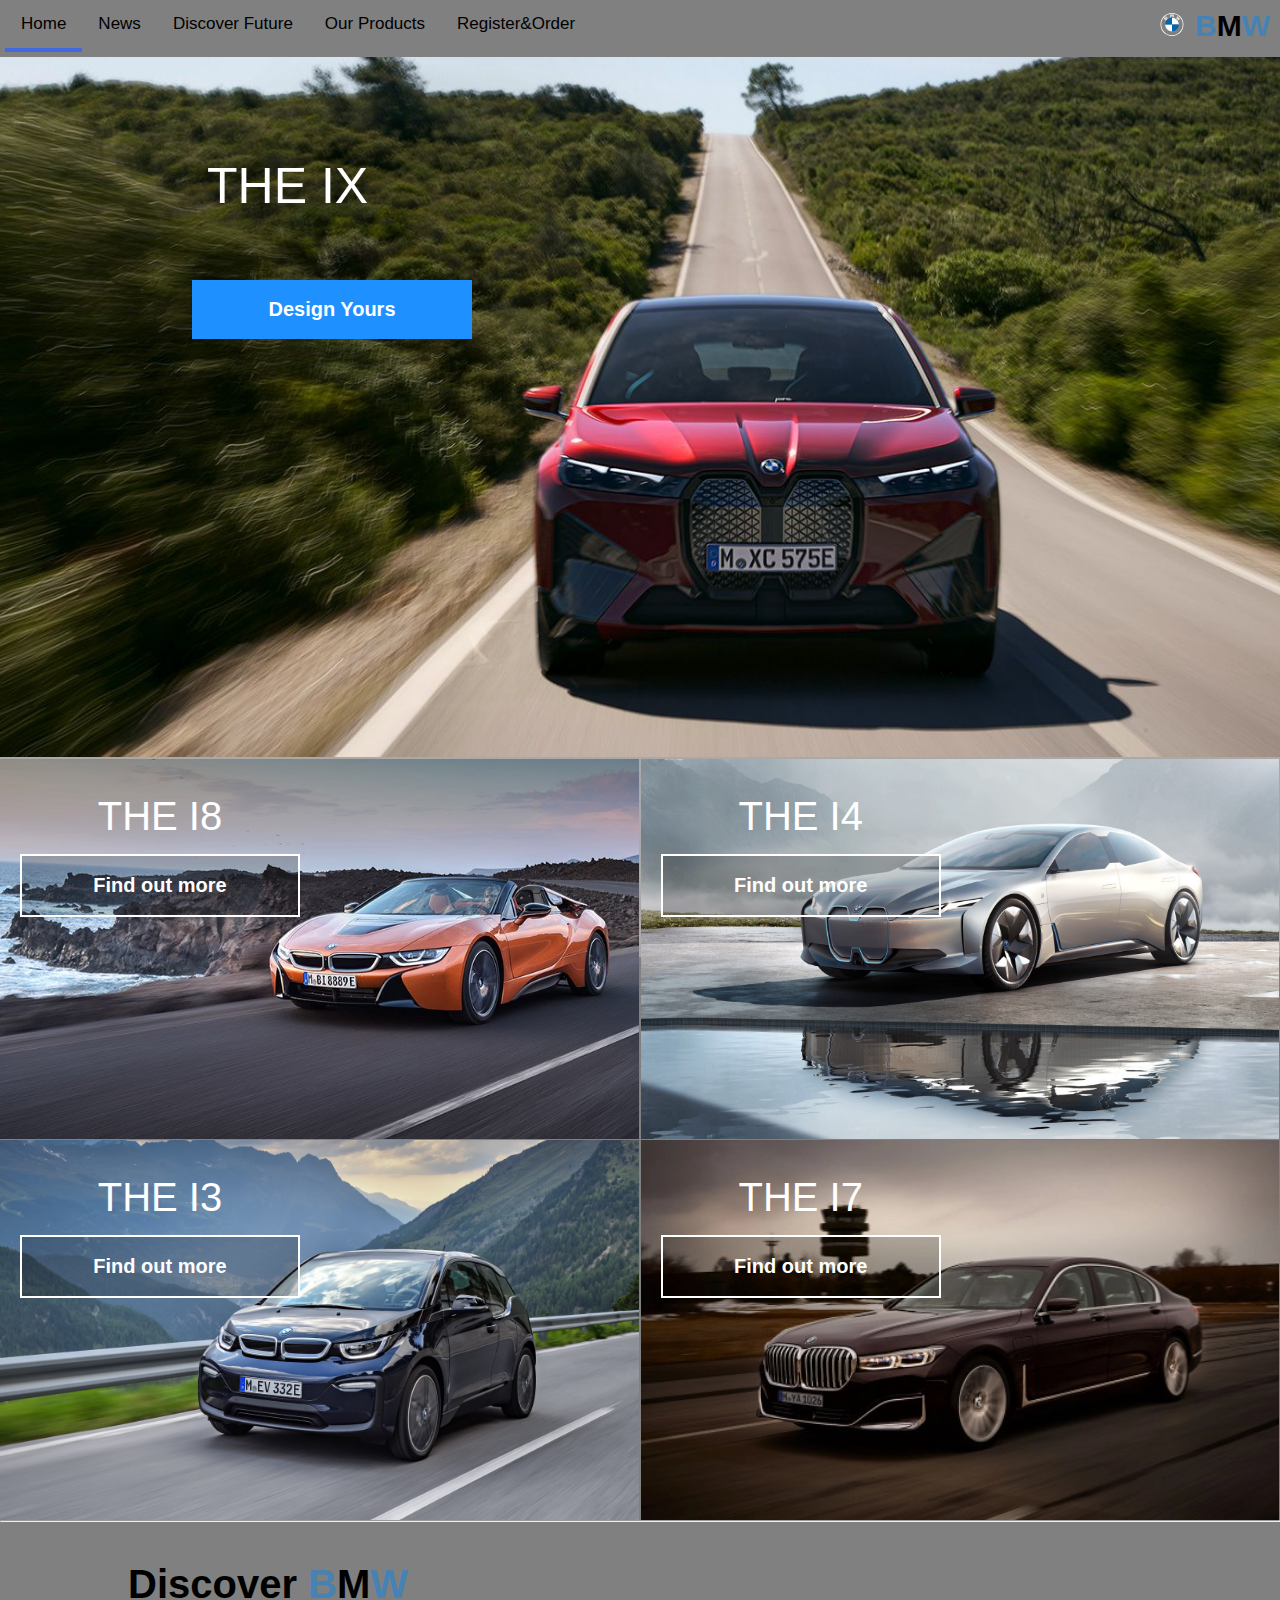
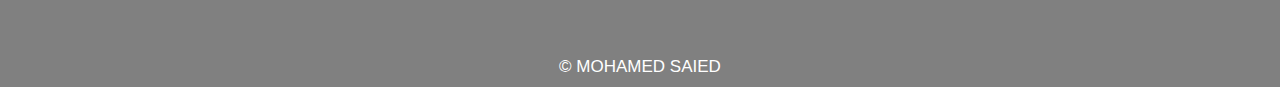
<file: future-vehicles.html>
<!DOCTYPE html>
<html lang="en" dir="ltr">
<head>
  <meta charset="utf-8">
  <link rel="stylesheet" href="CSS/master.css">
  <meta name="viewport" content="width=device-width, initial-scale=1">
  <link rel="stylesheet" href="https://cdnjs.cloudflare.com/ajax/libs/font-awesome/4.7.0/css/font-awesome.min.css">
  <title>future vehicles</title>
  <link rel="shortcut icon" href="logo.svg" type="image/x-icon">
  <script type="text/javascript" src="script.js"></script>
</head>
<body>
  <div class="topnav" id="myTopnav">
    <a href="index.html" class="active">Home</a>
    <a href="news.html">News</a>
    <a href="future-vehicles.html">Discover Future</a>
    <a href="products.html">Our Products</a>
    <a href="order.html">Register&Order</a>
    <a href="javascript:void(0);" class="icon" onclick="fun()">
      <i class="fa fa-bars"></i>
    </a>
    <p id="bm" ><img id="lo" src="logo.svg" alt="logo"><span id="b">B</span><span id="m">M</span><span id="w">W</span></p>
  </div>
   <div class="gallery-co">
    <div class="bg-cov">
      <div class="containe">
        <div class="caption">THE IX</div>
        <a id="bt" href="https://www.bmwusa.com/future-vehicles/ix.html" target="_blank">Design Yours</a>
      </div>
    </div>
  </div>
  <div class="gallery mo">
    <div class="bg-img1">
      <div class="container">
        <div class="desc">THE I8</div>
        <a id="btn-im" href="https://www.bmwusa.com/vehicles/bmwi/i8/contact-dealer.html" target="_blank">Find out more</a>
      </div>
    </div>
  </div>
  <div class="gallery">
    <div class="bg-img2">
      <div class="container">
        <div class="desc">THE I4</div>
        <a id="btn-im" href="https://www.bmwusa.com/future-vehicles/i4-all-electric-vehicle.html" target="_blank">Find out more</a>
      </div>
    </div>
  </div>
  <div class="gallery mo">
    <div class="bg-img3">
      <div class="container">
        <div class="desc">THE I3</div>
        <a id="btn-im" href="https://www.bmwusa.com/vehicles/bmwi/i3/sedan/overview.html" target="_blank">Find out more</a>
      </div>
    </div>
  </div>
  <div class="gallery">
    <div class="bg-img4">
      <div class="container">
        <div class="desc">THE I7</div>
        <a id="btn-im" href="https://www.carmagazine.co.uk/spy-shots/bmw/i7/" target="_blank">Find out more</a>
      </div>
    </div>
  </div>
  <div class="discover-footer">
    <hr>
    <p id="ex-disc">Discover <span id="b">B</span><span id="m">M</span><span id="w">W</span></p>
    <p class="discover-footer-p">© MOHAMED SAIED</p>
  </div>
</body>
</html>
</file>
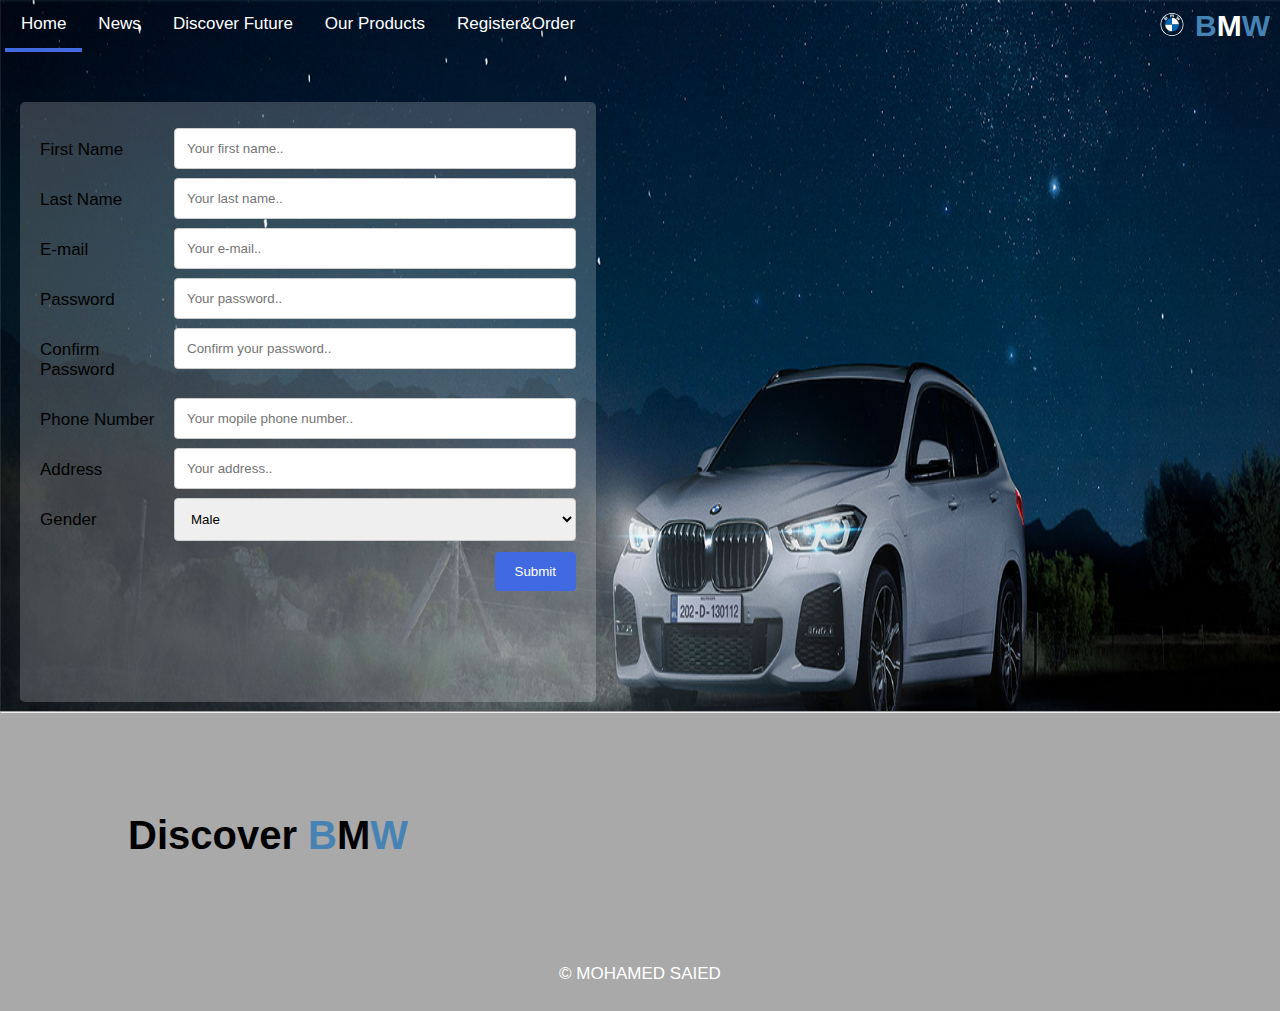
<file: order.html>
<!DOCTYPE html>
<html lang="en" dir="ltr">
<head>
  <meta charset="utf-8">
  <meta name="viewport" content="width=device-width, initial-scale=1">
  <meta name="description" content="CS 250 Lab 7: JavaScript Form Validation" />
  <link rel="stylesheet" href="https://cdnjs.cloudflare.com/ajax/libs/font-awesome/4.7.0/css/font-awesome.min.css">
  <link rel="stylesheet" href="CSS/master.css">
  <title>registeration</title>
  <link rel="shortcut icon" href="logo.svg" type="image/x-icon">
  <script type="text/javascript" src="script.js"></script>
</head>
<body id="register">
  <div class="topnav" id="myTopnav">
    <a href="index.html" class="act">Home</a>
    <a class="dif" href="news.html">News</a>
    <a class="dif" href="future-vehicles.html">Discover Future</a>
    <a class="dif" href="products.html">Our Products</a>
    <a class="dif" href="order.html">Register&Order</a>
    <a href="javascript:void(0);" class="icon" onclick="fun()">
      <i class="fa fa-bars"></i>
    </a>
    <p id="bm" ><img id="lo" src="logo.svg" alt="logo"><span id="b">B</span><span id="m-or">M</span><span id="w">W</span></p>
  </div>
  <div class="container-form" id="order-form">
    <form id="myform"  onsubmit="return validation(event)"  autocomplete="on">
      <div class="row">
        <div class="col-25">
          <label for="fname">First Name</label>
        </div>
        <div class="col-75">
          <input type="text" id="fname" name="firstname" placeholder="Your first name.." required>
        </div>
      </div>
      <div class="row">
        <div class="col-25">
          <label for="lname">Last Name</label>
        </div>
        <div class="col-75">
          <input type="text" id="lname" name="lastname" placeholder="Your last name.." required>
        </div>
      </div>
      <div class="row">
        <div class="col-25">
          <label for="mail">E-mail</label>
        </div>
        <div class="col-75">
          <input type="email" id="mail" name="mail" placeholder="Your e-mail.." required>
        </div>
      </div>
      <div class="row">
        <div class="col-25">
          <label for="pass">Password</label>
        </div>
        <div class="col-75">
          <input type="password" id="pass" name="pass" placeholder="Your password.." required>
        </div>
      </div>
      <div class="row">
        <div class="col-25">
          <label for="pass-confirm">Confirm Password</label>
        </div>
        <div class="col-75">
          <input type="password" id="pass-confirm" name="pass-confirm" placeholder="Confirm your password.." required>
        </div>
      </div>
      <div class="row">
        <div class="col-25">
          <label for="phone">Phone Number</label>
        </div>
        <div class="col-75">
          <input type="tel" id="phone" name="phone" placeholder="Your mopile phone number.." pattern="[0-9]{11}" required>
        </div>
      </div>
      <div class="row">
        <div class="col-25">
          <label for="address">Address</label>
        </div>
        <div class="col-75">
          <input type="text" id="address" name="address" placeholder="Your address.." required>
        </div>
      </div>
      <div class="row">
        <div class="col-25">
          <label for="gender">Gender</label>
        </div>
        <div class="col-75">
          <select id="gender" name="gender">
            <option value="Male">Male</option>
            <option value="Female">Female</option>
          </select>
        </div>
      </div>
      <div class="row sub">
        <input type="submit" value="Submit" id="submit">
      </div>
    </form>
  </div>
  <footer>
    <hr>
    <p id="ex">Discover <span id="b">B</span><span id="m">M</span><span id="w">W</span></p>
    <p class="copyright">© MOHAMED SAIED</p>
  </footer>
</body>
</html>
</file>
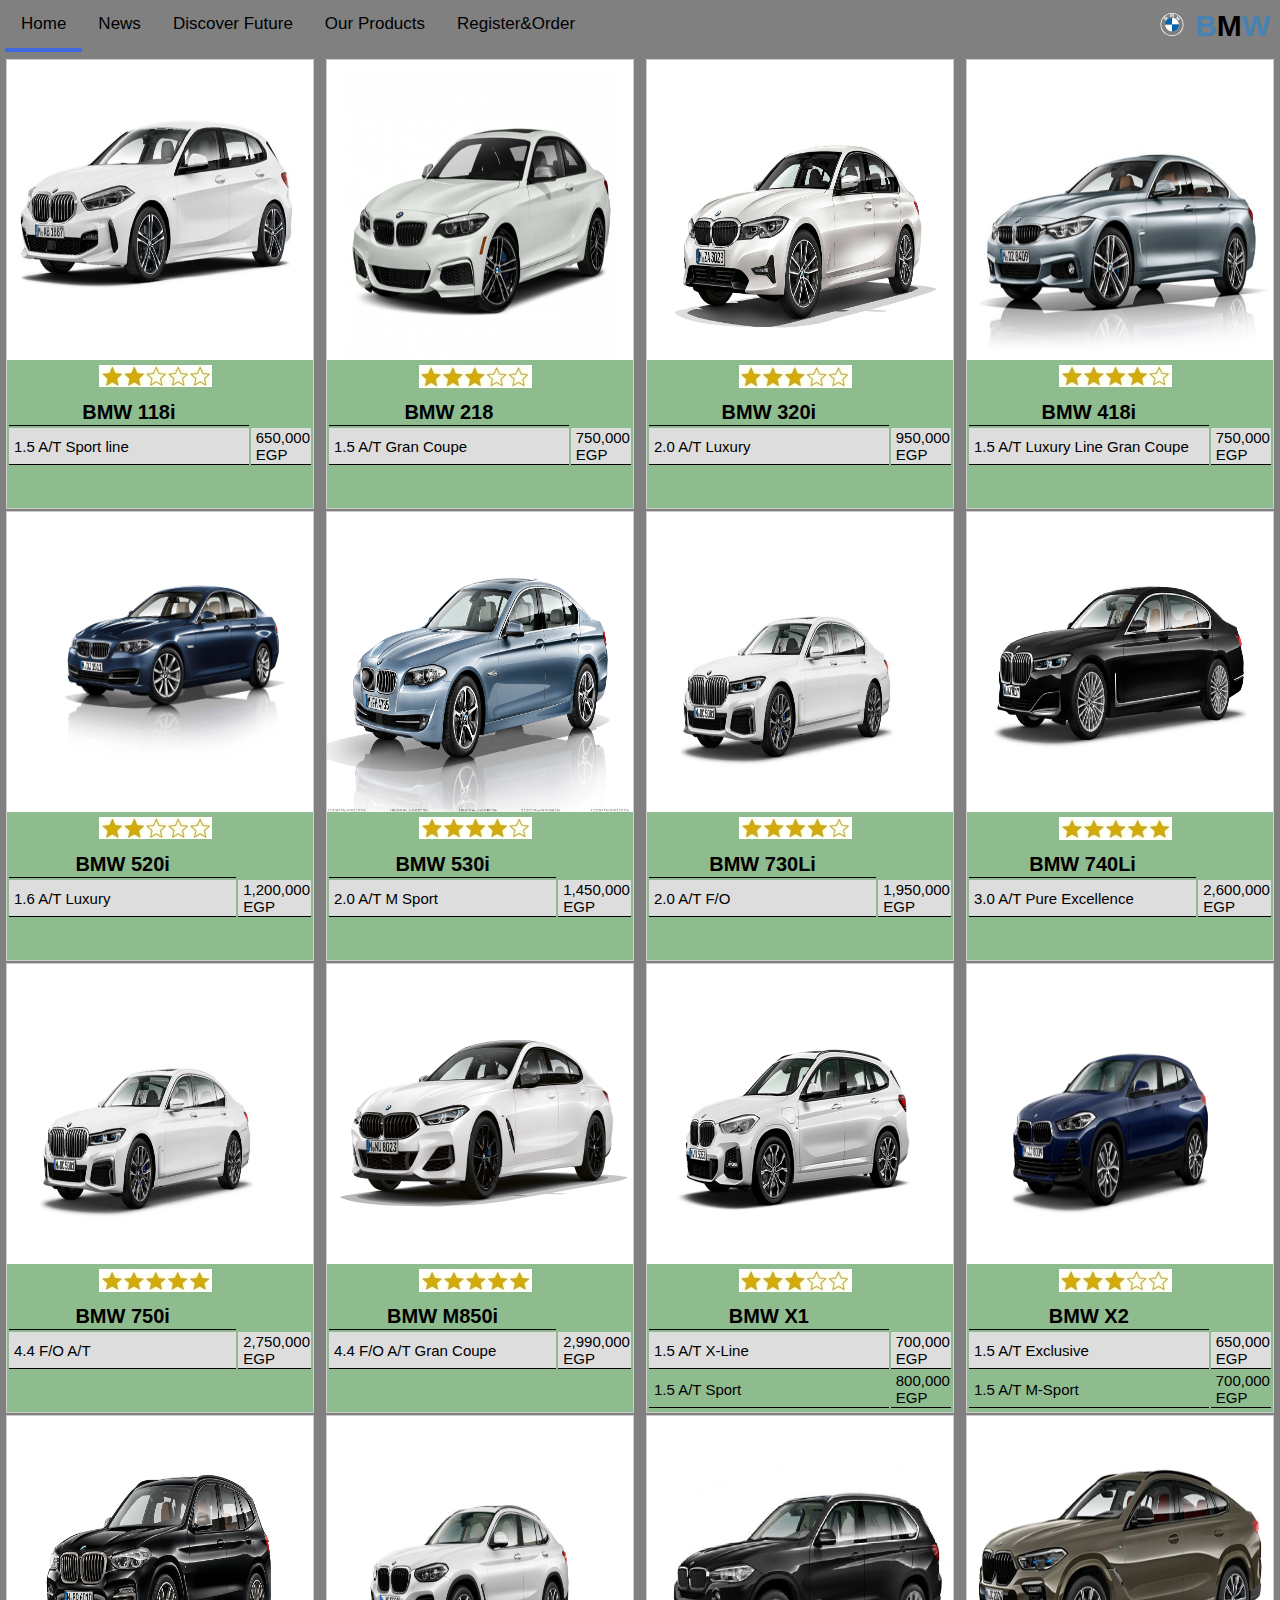
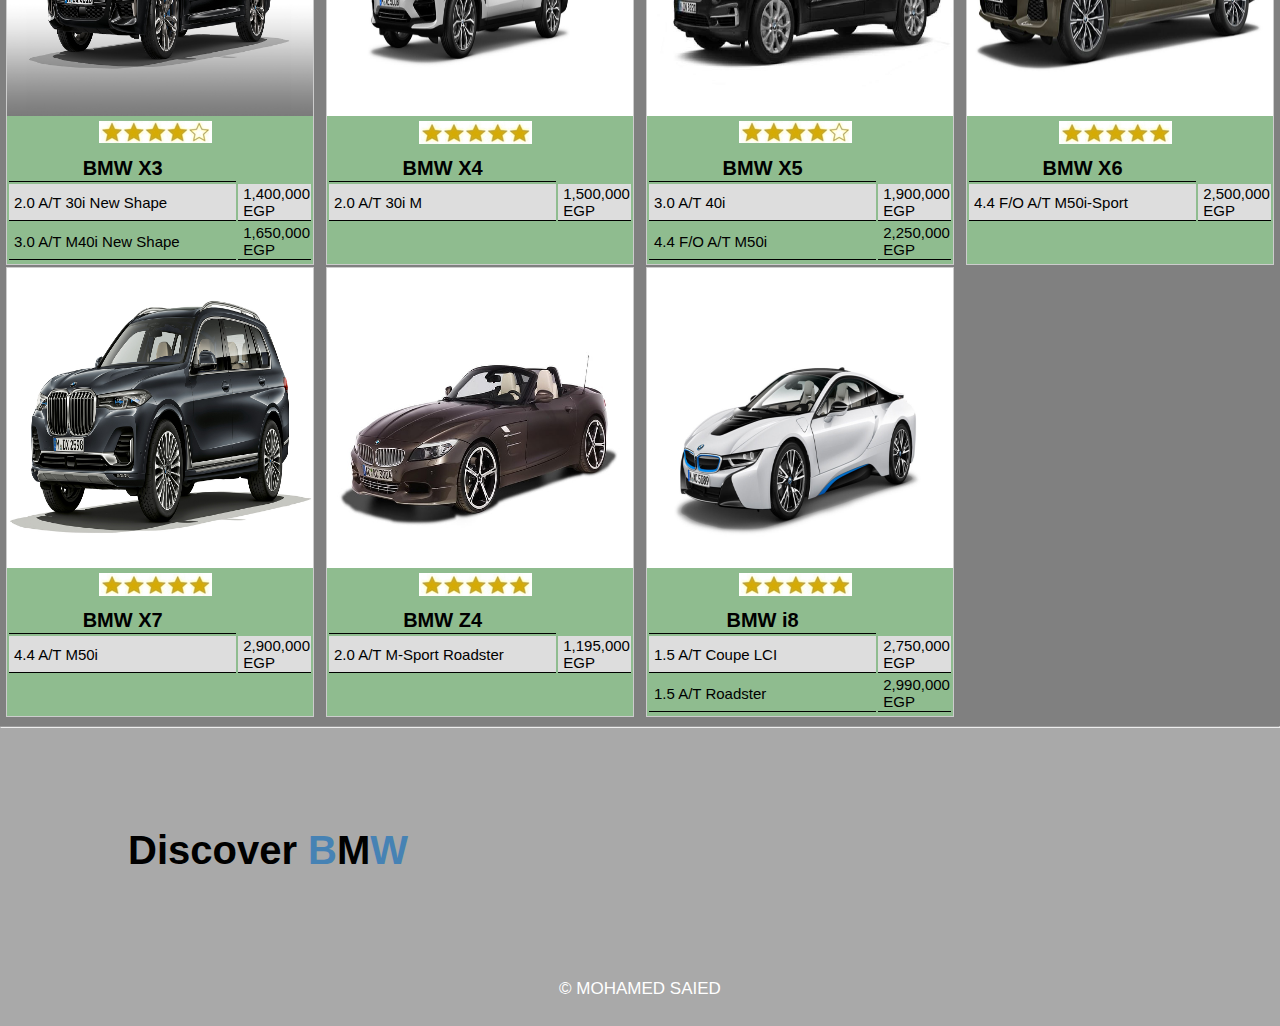
<file: products.html>
<!DOCTYPE html>
<html lang="en" dir="ltr">
<head>
  <meta charset="utf-8">
  <meta name="viewport" content="width=device-width, initial-scale=1">
  <link rel="stylesheet" href="https://cdnjs.cloudflare.com/ajax/libs/font-awesome/4.7.0/css/font-awesome.min.css">
  <title>products</title>
  <link rel="shortcut icon" href="logo.svg" type="image/x-icon">
  <link rel="stylesheet" href="CSS/master.css">
  <script type="text/javascript" src="script.js"></script>
</head>
<body>
  <div class="topnav" id="myTopnav">
    <a href="index.html" class="active">Home</a>
    <a href="news.html">News</a>
    <a href="future-vehicles.html">Discover Future</a>
    <a href="products.html">Our Products</a>
    <a href="order.html">Register&Order</a>
    <a href="javascript:void(0);" class="icon" onclick="fun()">
      <i class="fa fa-bars"></i>
    </a>
    <p id="bm" ><img id="lo" src="logo.svg" alt="logo"><span id="b">B</span><span id="m">M</span><span id="w">W</span></p>
  </div>

  <div class="responsive">
    <div class="gallery-pro">
      <a target="_blank" href="images/m135i.jpg">
        <img src="images/118i.jpg" alt="m135i car" width="600" height="400">
      </a>
      <div class="two-stars"></div>
      <div> <table>
        <tr>
          <th>BMW 118i</th>
        </tr>
        <tr>
          <td>1.5 A/T Sport line</td>
          <td>650,000 EGP</td>
        </tr>
      </table>
    </div>
  </div>
</div>

<div class="responsive">
  <div class="gallery-pro">
    <a target="_blank" href="images/bmw-218.jpg">
      <img src="images/bmw-218.png" alt="bmw-218 car" width="600" height="400">
    </a>
    <div class="three-stars"></div>
    <div> <table>
      <tr>
        <th>BMW 218</th>
      </tr>
      <tr>
        <td>1.5 A/T Gran Coupe</td>
        <td>750,000 EGP</td>
      </tr>
    </table>
  </div>
</div>
</div>

<div class="responsive">
  <div class="gallery-pro">
    <a target="_blank" href="images/320i.jpg">
      <img src="images/320i.jpg" alt="320i car" width="600" height="400">
    </a>
    <div class="three-stars"></div>
    <div> <table>
      <tr>
        <th>BMW 320i</th>
      </tr>
      <tr>
        <td>2.0 A/T Luxury</td>
        <td>950,000 EGP</td>
      </tr>
    </table>
  </div>
</div>
</div>
<div class="responsive">
  <div class="gallery-pro">
    <a target="_blank" href="images/418i.jpg">
      <img src="images/418i.jpg" alt="418i car" width="600" height="400">
    </a>
    <div class="four-stars"></div>
    <div> <table>
      <tr>
        <th>BMW 418i</th>
      </tr>
      <tr>
        <td>1.5 A/T Luxury Line Gran Coupe</td>
        <td>750,000 EGP</td>
      </tr>
    </table>
  </div>
</div>
</div>

<div class="responsive">
  <div class="gallery-pro">
    <a target="_blank" href="images/520i.jpg">
      <img src="images/520i.jpg" alt="520i car" width="600" height="400">
    </a>
    <div class="two-stars"></div>
    <div> <table>
      <tr>
        <th>BMW 520i</th>
      </tr>
      <tr>
        <td>1.6 A/T Luxury</td>
        <td>1,200,000 EGP</td>
      </tr>
    </table>
  </div>
</div>
</div>

<div class="responsive">
  <div class="gallery-pro">
    <a target="_blank" href="images/530i.jpg">
      <img src="images/530i.jpg" alt="530i car" width="600" height="400">
    </a>
    <div class="four-stars"></div>
    <div> <table>
      <tr>
        <th>BMW 530i</th>
      </tr>
      <tr>
        <td>2.0 A/T M Sport</td>
        <td>1,450,000 EGP</td>
      </tr>
    </table>
  </div>
</div>
</div>

<div class="responsive">
  <div class="gallery-pro">
    <a target="_blank" href="images/730Li.jpg">
      <img src="images/730Li.jpg" alt="730Li car" width="600" height="400">
    </a>
    <div class="four-stars"></div>
    <div> <table>
      <tr>
        <th>BMW 730Li</th>
      </tr>
      <tr>
        <td>2.0 A/T F/O</td>
        <td>1,950,000 EGP</td>
      </tr>
    </table>
  </div>
</div>
</div>

<div class="responsive">
  <div class="gallery-pro">
    <a target="_blank" href="images/740Li.jpg">
      <img src="images/740Li.jpg" alt="740Li car" width="600" height="400">
    </a>
    <div class="five-stars"></div>
    <div> <table>
      <tr>
        <th>BMW 740Li</th>
      </tr>
      <tr>
        <td>3.0 A/T Pure Excellence</td>
        <td>2,600,000 EGP</td>
      </tr>
    </table>
  </div>
</div>
</div>

<div class="responsive">
  <div class="gallery-pro">
    <a target="_blank" href="images/750i.jpg">
      <img src="images/750i.jpg" alt="750i car" width="600" height="400">
    </a>
    <div class="five-stars"></div>
    <div> <table>
      <tr>
        <th>BMW 750i</th>
      </tr>
      <tr>
        <td>4.4 F/O A/T</td>
        <td>2,750,000 EGP</td>
      </tr>
    </table>
  </div>
</div>
</div>

<div class="responsive">
  <div class="gallery-pro">
    <a target="_blank" href="images/M850i.jpg">
      <img src="images/M850i.jpg" alt="M850i car" width="600" height="400">
    </a>
    <div class="five-stars"></div>
    <div><table>
      <tr>
        <th>BMW M850i</th>
      </tr>
      <tr>
        <td>4.4 F/O A/T Gran Coupe</td>
        <td>2,990,000 EGP</td>
      </tr>
    </table>
  </div>
</div>
</div>

<div class="responsive">
  <div class="gallery-pro">
    <a target="_blank" href="images/x1.jpg">
      <img src="images/x1.jpg" alt="x1 car" width="600" height="400">
    </a>
    <div class="three-stars"></div>
    <div> <table>
      <tr>
        <th>BMW X1</th>
      </tr>
      <tr>
        <td>1.5 A/T X-Line</td>
        <td>700,000 EGP</td>
      </tr>
      <tr>
        <td>1.5 A/T Sport</td>
        <td>800,000 EGP</td>
      </tr>
    </table>
  </div>
</div>
</div>

<div class="responsive">
  <div class="gallery-pro">
    <a target="_blank" href="images/x2.png">
      <img src="images/x2.png" alt="x2 car" width="600" height="400">
    </a>
    <div class="three-stars"></div>
    <div> <table>
      <tr>
        <th>BMW X2</th>
      </tr>
      <tr>
        <td>1.5 A/T Exclusive</td>
        <td>650,000 EGP</td>
      </tr>
      <tr>
        <td>1.5 A/T M-Sport</td>
        <td>700,000 EGP</td>
      </tr>
    </table>
  </div>
</div>
</div>

<div class="responsive">
  <div class="gallery-pro">
    <a target="_blank" href="images/x3.jpg">
      <img src="images/x3.jpg" alt="x3 car" width="600" height="400">
    </a>
    <div class="four-stars"></div>
    <div> <table>
      <tr>
        <th>BMW X3</th>
      </tr>
      <tr>
        <td>2.0 A/T 30i New Shape</td>
        <td>1,400,000 EGP</td>
      </tr>
      <tr>
        <td>3.0 A/T M40i New Shape</td>
        <td>1,650,000 EGP</td>
      </tr>
    </table>
  </div>
</div>
</div>

<div class="responsive">
  <div class="gallery-pro">
    <a target="_blank" href="images/x4.jpg">
      <img src="images/x4.jpg" alt="x4 car" width="600" height="400">
    </a>
    <div class="five-stars"></div>
    <div> <table>
      <tr>
        <th>BMW X4</th>
      </tr>
      <tr>
        <td>2.0 A/T 30i M</td>
        <td>1,500,000 EGP</td>
      </tr>
    </table>
  </div>
</div>
</div>

<div class="responsive">
  <div class="gallery-pro">
    <a target="_blank" href="images/X5.jpg">
      <img src="images/X5.jpg" alt="X5 car" width="600" height="400">
    </a>
    <div class="four-stars"></div>
    <div> <table>
      <tr>
        <th>BMW X5</th>
      </tr>
      <tr>
        <td>3.0 A/T 40i</td>
        <td>1,900,000 EGP</td>
      </tr>
      <tr>
        <td>4.4 F/O A/T M50i</td>
        <td>2,250,000 EGP</td>
      </tr>
    </table>
  </div>
</div>
</div>

<div class="responsive">
  <div class="gallery-pro">
    <a target="_blank" href="images/x6.jpg">
      <img src="images/x6.jpg" alt="x6 car" width="600" height="400">
    </a>
    <div class="five-stars"></div>
    <div> <table>
      <tr>
        <th>BMW X6</th>
      </tr>
      <tr>
        <td>4.4 F/O A/T M50i-Sport</td>
        <td>2,500,000 EGP</td>
      </tr>
    </table>
  </div>
</div>
</div>

<div class="responsive">
  <div class="gallery-pro">
    <a target="_blank" href="images/x7.jpg">
      <img src="images/x7.jpg" alt="x7 car" width="600" height="400">
    </a>
    <div class="five-stars"></div>
    <div> <table>
      <tr>
        <th>BMW X7</th>
      </tr>
      <tr>
        <td>4.4 A/T M50i</td>
        <td>2,900,000 EGP</td>
      </tr>
    </table>
  </div>
</div>
</div>

<div class="responsive">
  <div class="gallery-pro">
    <a target="_blank" href="images/z4.jpg">
      <img src="images/z4.jpg" alt="z4 car" width="600" height="400">
    </a>
    <div class="five-stars"></div>
    <div> <table>
      <tr>
        <th>BMW Z4</th>
      </tr>
      <tr>
        <td>2.0 A/T M-Sport Roadster</td>
        <td>1,195,000 EGP</td>
      </tr>
    </table>
  </div>
</div>
</div>

<div class="responsive">
  <div class="gallery-pro">
    <a target="_blank" href="images/i8.jpg">
      <img src="images/i8.jpg" alt="i8 car" width="600" height="400">
    </a>
    <div class="five-stars"></div>
    <div> <table>
      <tr>
        <th>BMW i8</th>
      </tr>
      <tr>
        <td>1.5 A/T Coupe LCI</td>
        <td>2,750,000 EGP</td>
      </tr>
      <tr>
        <td>1.5 A/T Roadster</td>
        <td>2,990,000 EGP</td>
      </tr>
    </table>
  </div>
</div>
</div>


<div class="clearfix"></div>
  <footer>
    <hr>
    <p id="ex">Discover <span id="b">B</span><span id="m">M</span><span id="w">W</span></p>
    <p class="copyright">© MOHAMED SAIED</p>
  </footer>
</body>
</html>
</file>
<file: CSS/master.css>
* {
  box-sizing: border-box;
}
body {
  margin: 0;
  font-family: Arial;
  font-size: 17px;
  overflow-x: hidden;
  background-color: #808080;
}

#myVideo {
  position: fixed;
  object-fit: cover;
  right: 0;
  bottom: 0;
  width: 118vw;
  height: 100vh;
}

.content {
  position: fixed;
  bottom: 0;
  background: rgba(0, 0, 0, 0.5);
  color: #f1f1f1;
  width: 100%;
  padding: 20px;
}

#myBtn {
  width: 200px;
  font-size: 18px;
  padding: 10px;
  border: none;
  background: #000;
  color: #fff;
  cursor: pointer;
}

#myBtn:hover {
  background: #ddd;
  color: black;
}

footer {
  height: 300px;
  width: 100%;
  background-color: darkgrey;
  position: relative;
}
p.copyright {
  width: 100%;
  color: #fff;
  line-height: 40px;
  font-size: 1em;
  text-align: center;
  position: absolute;
  bottom: 0;
}
.discover-footer {
  height: 100vh;
  width: 100%;
  background-color: darkgrey;
}
.discover-footer-p {
  width: 100%;
  color: #fff;
  line-height: 40px;
  font-size: 1em;
  text-align: center;
}
#ex-disc {
  font-size: 40px;
  font-weight: bold;
  position: relative;
  left: 10%;
}
#ex {
  font-size: 40px;
  font-weight: bold;
  position: relative;
  top: 20%;
  left: 10%;
}
div.gallery-co {
  float: left;
  width: 100%;
  height: 700px;
  margin-bottom: 1px;
}
div.gallery {
  float: left;
  width: 49.9%;
  margin-top: 1px;
}

div.desc {
  padding: 15px;
  background: rgba(0, 0, 0, 0);
  text-align: center;
  color: white;
  clear: left;
  font-size: 40px;
}
#btn-im {
  float: left;
  text-decoration: none;
  padding: 18px 20px;
  background: rgba(0, 0, 0, 0.2);
  border: 2px solid white;
  text-align: center;
  font-family: Arial,sans-serif;
  color: #fff;
  font-weight: bold;
  font-size: 20px;
  width: 280px;
}

.caption {
  padding: 15px;
  background: rgba(0, 0, 0, 0);
  color: white;
  font-size: 50px;
  position: relative;
  left: 15%;
  padding-top: 100px;
}
#bt{
  float: left;
  text-decoration: none;
  padding: 18px 20px;
  position: relative;
  margin-top: 50px;
  left: 15%;
  background: #1E90FF;
  text-align: center;
  font-family: Arial,sans-serif;
  color: #fff;
  font-weight: bold;
  font-size: 20px;
  width: 280px;
}
#bt:hover {
  background-color: #4169E1;
}
#btn-im:hover {
  background: rgba(0, 0, 0, 0.3);
}
.mo {
  margin-right: 2px;
}
.bg-cov {
  background-image: url("../images/ix-co.jpg");
  height: 700px;
  width: 100%;
  background-position: center;
  background-repeat: no-repeat;
  background-size: cover;
  position: relative;
}
.bg-img1 {
  background-image: url("../images/i8-co.jpeg");
  min-height: 380px;
  width: 100%;
  background-position: center;
  background-repeat: no-repeat;
  background-size: cover;
  position: relative;
  transition: 2s;
}
.bg-img2 {
  background-image: url("../images/i4.jpg");
  min-height: 380px;
  width: 100%;
  background-position: center;
  background-repeat: no-repeat;
  background-size: cover;
  position: relative;
  transition: 2s;
}
.bg-img3 {
  background-image: url("../images/i3.jpg");
  min-height: 380px;
  width: 100%;
  background-position: center;
  background-repeat: no-repeat;
  background-size: cover;
  position: relative;
  transition: 2s;
}
.bg-img4 {
  background-image: url("../images/i7.webp");
  min-height: 380px;
  width: 100%
  background-position: center;
  background-repeat: no-repeat;
  background-size: cover;
  position: relative;
  transition: 2s;
}
.bg-img1:hover,.bg-img2:hover,.bg-img3:hover,.bg-img4:hover {
  opacity: 0.5;
}

.container {
  position: absolute;
  margin: 20px;
  width: auto;
}
.pro a{
  background-color: #1E90FF;
}

#lo {
  width: 30px;
  height: 23px;
  margin-top: 5px;
  margin-right: 8px;
}
.topnav {
  overflow: hidden;
  background-color: rgba(0, 0, 0, 0);
  margin-left: 5px;
  margin-bottom: 5px;
}

.topnav a {
  float: left;
  display: block;
  color: black;
  text-align: center;
  padding: 14px 16px;
  text-decoration: none;
  font-size: 17px;
}

.topnav a:hover {
  background-color: #ddd;
  color: black;
}

.topnav a.active {
  border-bottom: 4px solid #4169E1;
  color: black;
}

.topnav .icon {
  display: none;
}
.topnav .dif {
  color: white;
}
.topnav a.act {
  border-bottom: 4px solid #4169E1;
  color: white;
}
#bm {
  float:right;
  font-size:30px;
  margin-top:8px;
  margin-right:10px;
  font-weight: bold;
  margin-bottom: -5px;
}
#b {
  color: #4682B4;
}
#m {
  color: black;
}
#m-or {
  color: white;
}
#w {
  color: #4682B4;
}
div.gallery-pro {
  border: 1px solid #ccc;
  height: 450px;
  margin-top: 2px;
  background-color: #8FBC8F;
}
div.gallery-pro:hover {
  border: 1px solid #777;
}
div.gallery-pro img {
  width: 100%;
  height: 300px;
  transition: transform 1.5s;
}
div.gallery-pro img:hover{
  transform: scale(1.2, 1.09);
}
div.des {
  padding: 15px;
  text-align: center;
}
table {
  width: 100%;
  height: auto;
  margin-top: 3px;
}
td {
  border-bottom: 1px solid black;
  color: black;
  padding-left: 5px;
  font-size: 15px;
  text-align: left;
  width: 100%;
}
th {
  border-bottom: 1px solid black;
  color: black;
  font-size: 20px;
  text-align: center;
  width: 100%;
}
tr:nth-child(even){background-color: #ddd;}
.two-stars {
  width: 40%;
  margin-left: auto;
  margin-right: auto;
  height: 30px;
  background-image: url("../images/two-stars.jpg");
  background-repeat: no-repeat;
}
.three-stars {
  width: 40%;
  margin-left: auto;
  margin-right: auto;
  height: 30px;
  background-image: url("../images/three-stars.jpg");
  background-repeat: no-repeat;
}
.four-stars {
  width: 40%;
  margin-left: auto;
  margin-right: auto;
  height: 30px;
  background-image: url("../images/four-stars.jpg");
  background-repeat: no-repeat;
}
.five-stars {
  width: 40%;
  margin-left: auto;
  margin-right: auto;
  height: 30px;
  background-image: url("../images/five-stars.jpg");
  background-repeat: no-repeat;
}
.section-1 {
  position: relative;
  width: 95%;
  margin: auto;
  height: 500px;
}

.section-1 img {
  position: absolute;
  height: 500px;
  width: 100%;
}

.top {
  animation-name: fade;
  animation-timing-function: ease-in-out;
  animation-iteration-count: infinite;
  animation-duration: 3s;
  animation-direction: alternate;
}

@keyframes fade {
  0% {
    opacity: 1;
  }
  25% {
    opacity: 1;
  }
  75% {
    opacity: 0;
  }
  100% {
    opacity: 0;
  }
}
#h2-news {
  margin-top: -25px;
  font-size: 30px;
  font-weight: bold;
  color: #2F4F4F;
}
.title {
  font-size: 30px;
  font-weight: bold;
  color: #2F4F4F;
  margin-left: 10px;
}
.news-title {
  font-size: 30px;
  font-weight: bold;
  color: #2F4F4F;
  text-align: center;
}
#container{
  box-shadow: 0 15px 30px 1px black;
  background: rgba(255, 255, 255, 0.90);
  text-align: center;
  border-radius: 5px;
  overflow: hidden;
  margin: 0px auto 5em auto;
  height: 350px;
  width: 80vw;
}
.product-details {
  position: relative;
  text-align: left;
  overflow: hidden;
  padding: 30px;
  height: 100%;
  float: left;
  width: 40%;
}
#container .product-details h1{
  font-family: 'Bebas Neue', cursive;
  display: inline-block;
  position: relative;
  font-size: 1.9vmax;
  color: #344055;
  margin: 0;
}

#container .product-details > p {
  font-family: 'EB Garamond', serif;
  text-align: center;
  font-size: 1.5vmax;
  color: #7d7d7d;

}
.product-image {
  transition: all 0.3s ease-out;
  display: inline-block;
  position: relative;
  overflow: hidden;
  height: 100%;
  float: right;
  width: 45%;
}
#container img {width: 100%;height: 100%;}
.info h2 {text-align: center}
.product-image:hover img {transition: all 0.3s ease-out;}
.product-image:hover img {transform: scale(1.2, 1.2);}
* {
  box-sizing: border-box;
}

#register {
  background-image: url("../images/cov-form.jpg");
  background-repeat: no-repeat;
  background-size: 100% 100%;
}

input[type=text],input[type=password],input[type=email],input[type=tel] ,select, textarea {
  width: 100%;
  padding: 12px;
  border: 1px solid #ccc;
  border-radius: 4px;
  resize: vertical;
}

label {
  padding: 12px 12px 12px 0;
  display: inline-block;
}

input[type=submit] {
  background-color: #4169E1;
  color: white;
  padding: 12px 20px;
  border: none;
  border-radius: 4px;
  cursor: pointer;
  float: right;
}

input[type=submit]:hover {
  background-color: #483D8B;
}

.container-form {
  border-radius: 5px;
  background-color: rgba(255,255,255,0.2);
  padding: 20px;
  width: 45%;
  height: 600px;
  margin-top: 50px;
  margin-left: 20px;
}

.col-25 {
  float: left;
  width: 25%;
  margin-top: 6px;
}

.col-75 {
  float: left;
  width: 75%;
  margin-top: 6px;
}

/* Clear floats after the columns */
.row:after {
  content: "";
  display: table;
  clear: both;
}

.sub {
  margin-top: 10px;
}
/*responsive_imagegallery*/
.responsive {
  padding: 0 6px;
  float: left;
  height: auto;
  width: 24.99999%;
}
@media only screen and (max-width: 1005px) {
  div.gallery {
    width: 99.8%;
  }
}
@media only screen and (max-width: 852px) {
  .responsive {
    width: 33.3333%;
    margin: 6px 0;
  }
}

@media only screen and (max-width: 700px) {
  .responsive {
    width: 49.99999%;
    margin: 6px 0;
  }
}

@media screen and (max-width: 755px) {
  #logo {
    display: none;
  }
}

@media only screen and (max-width: 506px) {
  div.bg-cov {
    background-image: url("../images/bmw-cover-phone.jpg");
    height: 700px;
    width: 100%;
    background-position: center;
    background-repeat: no-repeat;
    background-size: cover;
    position: relative;
  }
}

@media only screen and (max-width: 500px) {
  .responsive {
    width: 99%;
  }
  #container {
    width: 95%;
  }
  .product-image {
    width: 60%;
  }
}

.clearfix:after {
  content: "";
  display: table;
  clear: both;
}
/*nav_bar_responsive*/
@media screen and (max-width: 600px) {
  .topnav a:not(:first-child) {display: none;}
  .topnav a.icon {
    float: right;
    display: block;
  }
  .topnav.responsive {position: relative;}
  .topnav.responsive .icon {
    position: absolute;
    right: 0;
    top: 0;
  }
  .topnav.responsive a {
    float: none;
    display: block;
    text-align: left;
  }
  .container-form {
    width: 80%;
    height: 100%;
  }
  .col-25, .col-75, input[type=submit] {
    width: 100%;
    height: 35px;
    margin-top: 0;
  }
  #bm {
    text-align: center;
    float: none;
  }
}
</file>
